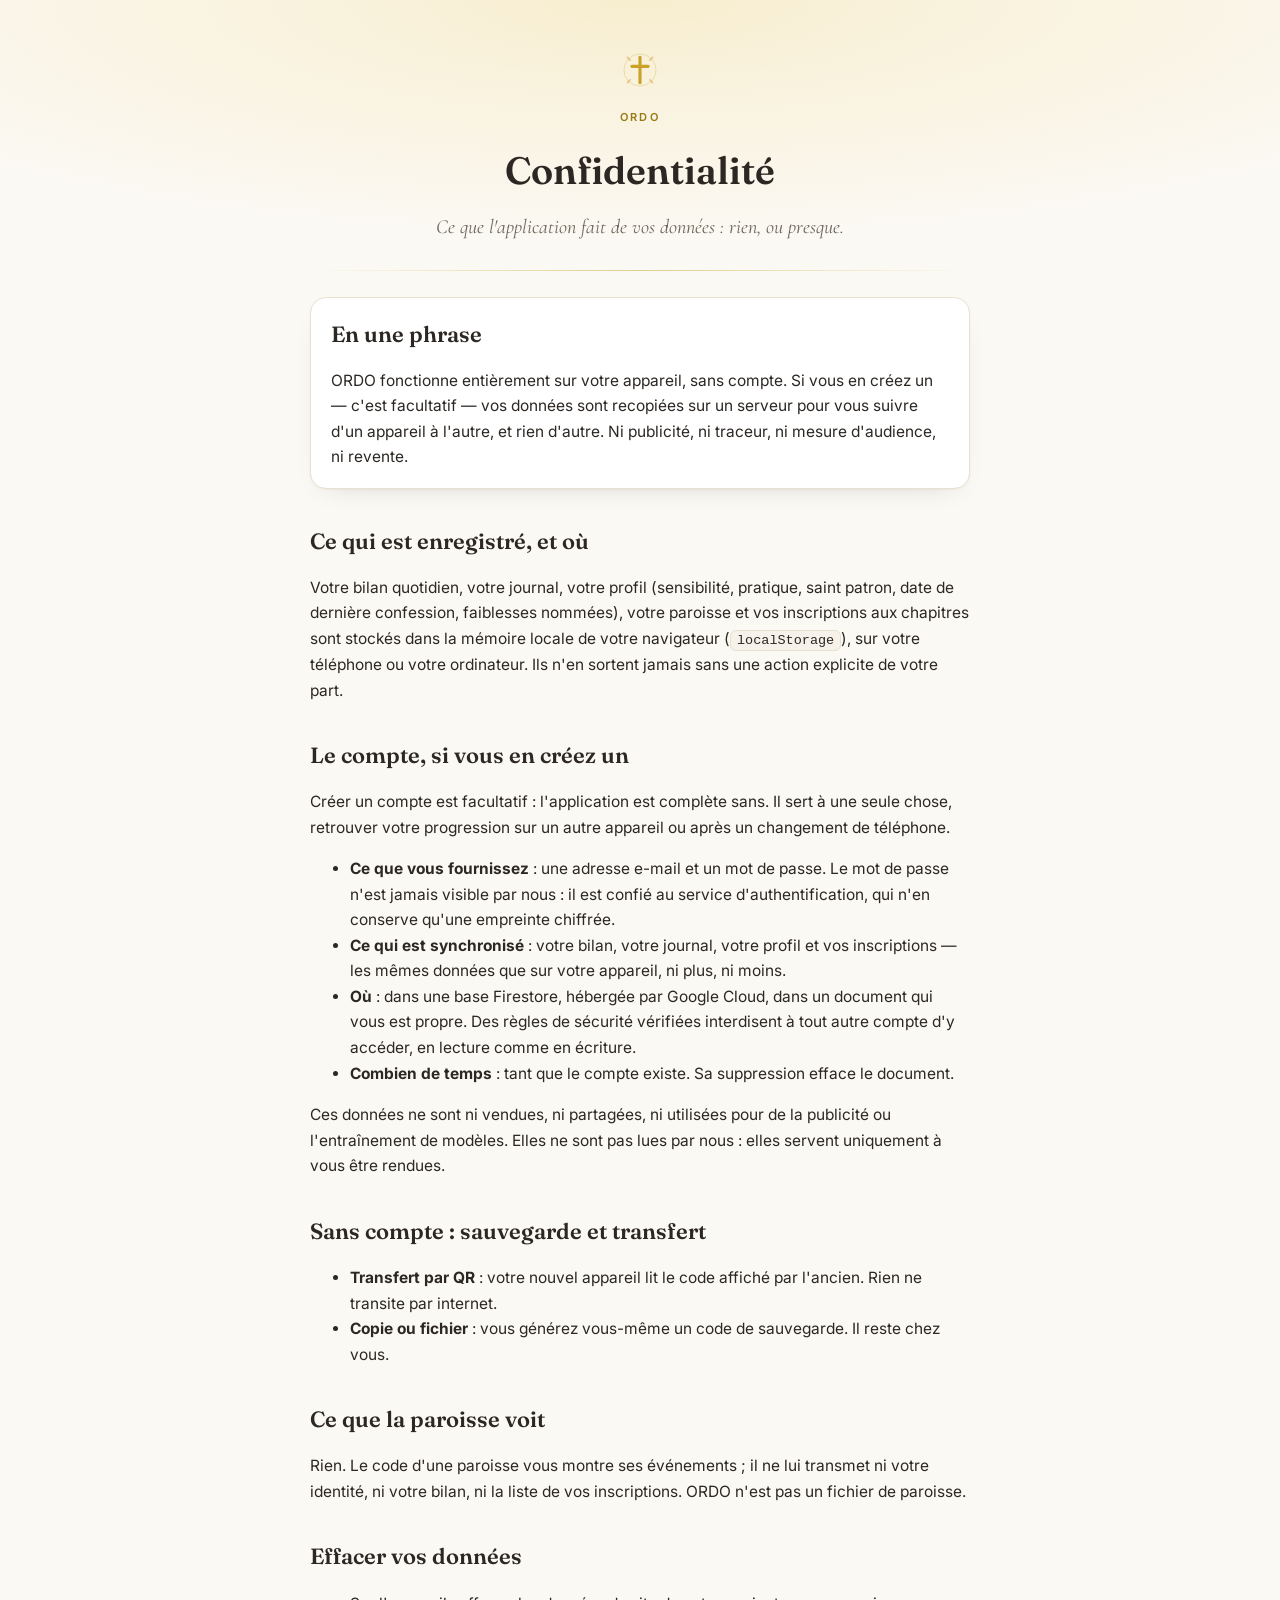
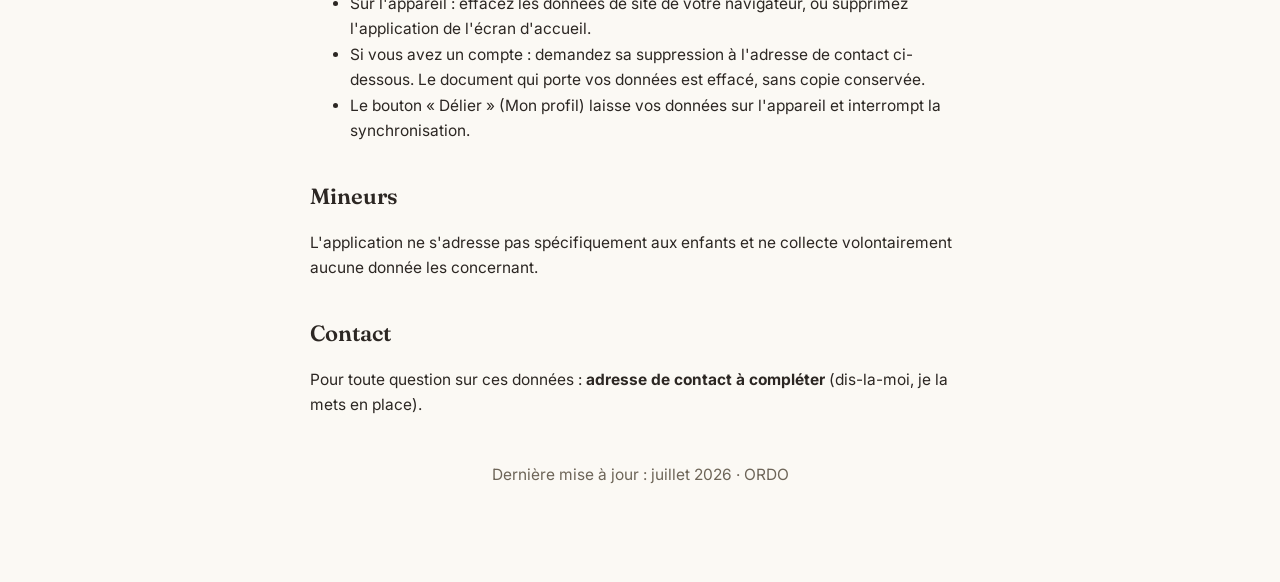
<file: confidentialite.html>
<!doctype html>
<html lang="fr">
<head>
<meta charset="utf-8" />
<meta name="viewport" content="width=device-width, initial-scale=1" />
<title>ORDO — Confidentialité</title>
<link rel="preconnect" href="https://fonts.googleapis.com" />
<link rel="preconnect" href="https://fonts.gstatic.com" crossorigin />
<link href="https://fonts.googleapis.com/css2?family=Fraunces:opsz,wght@9..144,400;9..144,600&family=Cormorant+Garamond:ital@0;1&family=Inter:wght@400;500;600&display=swap" rel="stylesheet" />
<style>
  :root{--ink:#fbf9f4;--card:#fff;--line:#e8e1d2;--text:#2c2723;--dim:#6d6558;--gold:#c9a227;--goldd:#977a13}
  *{box-sizing:border-box}
  body{margin:0;background:var(--ink);color:var(--text);font-family:"Inter",system-ui,sans-serif;line-height:1.65;
       background-image:radial-gradient(120% 45% at 50% 0%,rgba(240,212,124,.3),transparent 60%);background-attachment:fixed}
  main{max-width:44rem;margin:0 auto;padding:48px 22px 80px}
  h1{font-family:"Fraunces",Georgia,serif;font-size:38px;font-weight:600;margin:14px 0 0}
  h2{font-family:"Fraunces",Georgia,serif;font-size:22px;font-weight:600;margin:34px 0 8px}
  .kicker{font-size:11px;font-weight:600;letter-spacing:.2em;text-transform:uppercase;color:var(--goldd)}
  .lead{font-family:"Cormorant Garamond",Georgia,serif;font-style:italic;font-size:20px;color:var(--dim);margin-top:8px}
  p,li{font-size:15.5px}
  .card{background:var(--card);border:1px solid var(--line);border-radius:16px;padding:18px 20px;margin-top:16px;
        box-shadow:0 1px 2px rgba(44,39,35,.04),0 10px 26px -18px rgba(44,39,35,.25)}
  .rule{height:1px;background:linear-gradient(90deg,transparent,rgba(201,162,39,.5),transparent);margin:26px 0}
  code{background:#f6f2e9;border:1px solid var(--line);border-radius:6px;padding:2px 6px;font-size:13.5px}
  footer{margin-top:44px;text-align:center;color:var(--dim);font-size:13px}
  svg.cross{width:44px;height:44px;color:var(--gold);display:block;margin:0 auto}
</style>
</head>
<body>
<main>
  <svg class="cross" viewBox="0 0 48 48" aria-hidden="true">
    <circle cx="24" cy="24" r="17.5" fill="none" stroke="currentColor" stroke-width="1" opacity=".3"/>
    <g stroke="currentColor" stroke-width="1.7" stroke-linecap="round" opacity=".5">
      <line x1="34.6" y1="13.4" x2="37.8" y2="10.2"/><line x1="13.4" y1="13.4" x2="10.2" y2="10.2"/>
      <line x1="34.6" y1="34.6" x2="37.8" y2="37.8"/><line x1="13.4" y1="34.6" x2="10.2" y2="37.8"/>
    </g>
    <g fill="currentColor"><rect x="22.3" y="8.5" width="3.4" height="31" rx="1.7"/><rect x="13.5" y="18.3" width="21" height="3.4" rx="1.7"/></g>
  </svg>

  <p class="kicker" style="text-align:center;margin-top:16px">ORDO</p>
  <h1 style="text-align:center">Confidentialité</h1>
  <p class="lead" style="text-align:center">Ce que l'application fait de vos données : rien, ou presque.</p>

  <div class="rule"></div>

  <div class="card">
    <h2 style="margin-top:0">En une phrase</h2>
    <p style="margin-bottom:0">
      ORDO fonctionne entièrement sur votre appareil, sans compte. Si vous en créez un — c'est
      facultatif — vos données sont recopiées sur un serveur pour vous suivre d'un appareil à l'autre,
      et rien d'autre. Ni publicité, ni traceur, ni mesure d'audience, ni revente.
    </p>
  </div>

  <h2>Ce qui est enregistré, et où</h2>
  <p>
    Votre bilan quotidien, votre journal, votre profil (sensibilité, pratique, saint patron, date de
    dernière confession, faiblesses nommées), votre paroisse et vos inscriptions aux chapitres sont
    stockés dans la mémoire locale de votre navigateur (<code>localStorage</code>), sur votre téléphone
    ou votre ordinateur. Ils n'en sortent jamais sans une action explicite de votre part.
  </p>

  <h2>Le compte, si vous en créez un</h2>
  <p>
    Créer un compte est facultatif : l'application est complète sans. Il sert à une seule chose,
    retrouver votre progression sur un autre appareil ou après un changement de téléphone.
  </p>
  <ul>
    <li><strong>Ce que vous fournissez</strong> : une adresse e-mail et un mot de passe. Le mot de passe
      n'est jamais visible par nous : il est confié au service d'authentification, qui n'en conserve
      qu'une empreinte chiffrée.</li>
    <li><strong>Ce qui est synchronisé</strong> : votre bilan, votre journal, votre profil et vos
      inscriptions — les mêmes données que sur votre appareil, ni plus, ni moins.</li>
    <li><strong>Où</strong> : dans une base Firestore, hébergée par Google Cloud, dans un document qui
      vous est propre. Des règles de sécurité vérifiées interdisent à tout autre compte d'y accéder,
      en lecture comme en écriture.</li>
    <li><strong>Combien de temps</strong> : tant que le compte existe. Sa suppression efface le document.</li>
  </ul>
  <p>
    Ces données ne sont ni vendues, ni partagées, ni utilisées pour de la publicité ou l'entraînement
    de modèles. Elles ne sont pas lues par nous : elles servent uniquement à vous être rendues.
  </p>

  <h2>Sans compte : sauvegarde et transfert</h2>
  <ul>
    <li><strong>Transfert par QR</strong> : votre nouvel appareil lit le code affiché par l'ancien.
      Rien ne transite par internet.</li>
    <li><strong>Copie ou fichier</strong> : vous générez vous-même un code de sauvegarde. Il reste chez vous.</li>
  </ul>

  <h2>Ce que la paroisse voit</h2>
  <p>
    Rien. Le code d'une paroisse vous montre ses événements ; il ne lui transmet ni votre identité, ni votre
    bilan, ni la liste de vos inscriptions. ORDO n'est pas un fichier de paroisse.
  </p>

  <h2>Effacer vos données</h2>
  <ul>
    <li>Sur l'appareil : effacez les données de site de votre navigateur, ou supprimez l'application de l'écran d'accueil.</li>
    <li>Si vous avez un compte : demandez sa suppression à l'adresse de contact ci-dessous. Le document
      qui porte vos données est effacé, sans copie conservée.</li>
    <li>Le bouton « Délier » (Mon profil) laisse vos données sur l'appareil et interrompt la synchronisation.</li>
  </ul>

  <h2>Mineurs</h2>
  <p>
    L'application ne s'adresse pas spécifiquement aux enfants et ne collecte volontairement aucune donnée
    les concernant.
  </p>

  <h2>Contact</h2>
  <p>
    Pour toute question sur ces données : <strong>adresse de contact à compléter</strong> (dis-la-moi, je la mets en place).
  </p>

  <footer>
    <p>Dernière mise à jour : juillet 2026 · ORDO</p>
  </footer>
</main>
</body>
</html>
</file>
